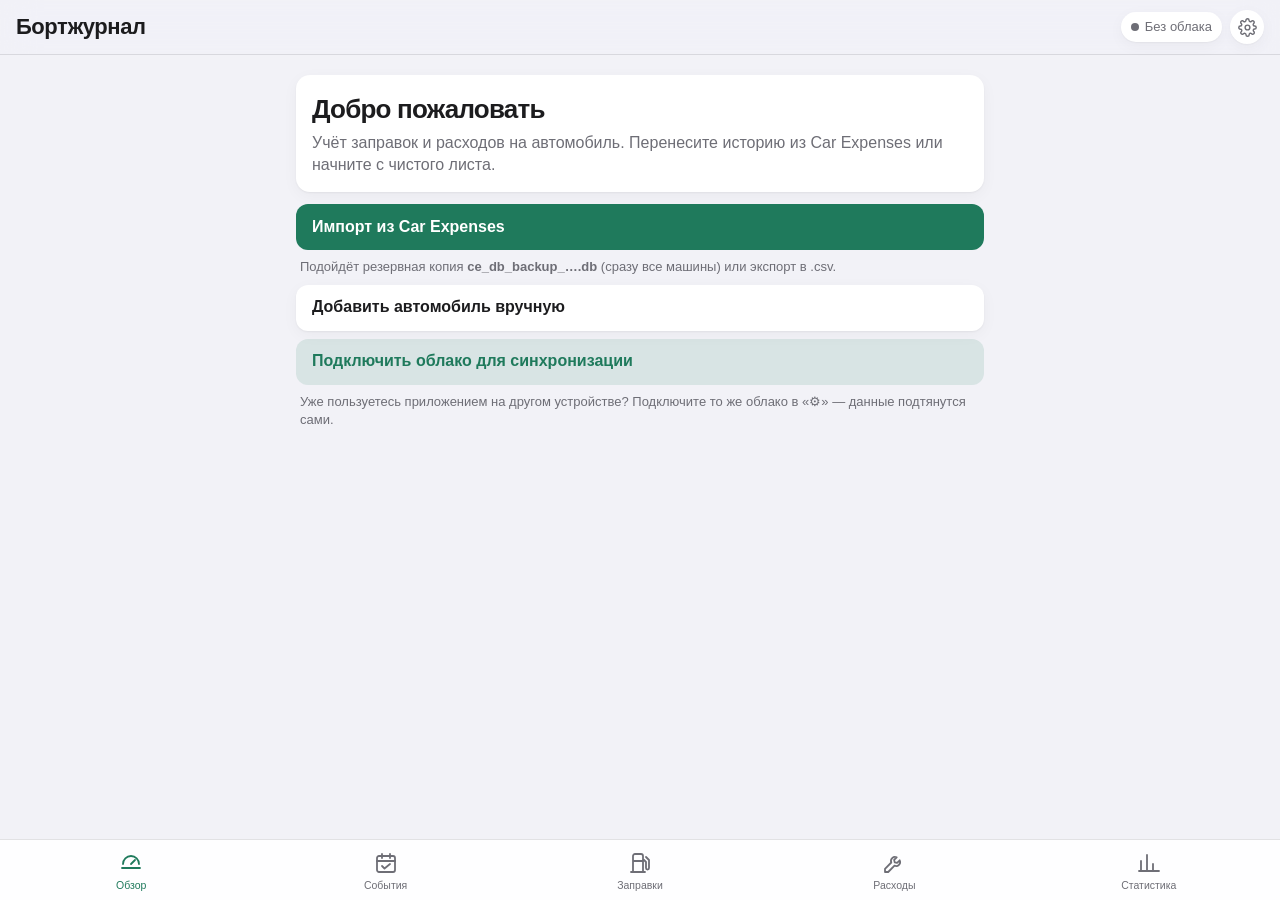
<file: index.html>
<!doctype html>
<html lang="ru">
<head>
  <meta charset="utf-8">
  <meta name="viewport" content="width=device-width, initial-scale=1, viewport-fit=cover">
  <title>Бортжурнал</title>
  <meta name="description" content="Учёт заправок и расходов на автомобиль с синхронизацией через Яндекс Диск">
  <meta name="theme-color" content="#f2f2f7" media="(prefers-color-scheme: light)">
  <meta name="theme-color" content="#0f1012" media="(prefers-color-scheme: dark)">
  <meta name="apple-mobile-web-app-capable" content="yes">
  <meta name="mobile-web-app-capable" content="yes">
  <meta name="apple-mobile-web-app-status-bar-style" content="default">
  <meta name="apple-mobile-web-app-title" content="Бортжурнал">
  <link rel="manifest" href="manifest.webmanifest">
  <link rel="icon" href="icons/icon-192.png" type="image/png">
  <link rel="apple-touch-icon" href="icons/apple-touch-icon.png">
  <link rel="stylesheet" href="css/app.css">
</head>
<body>
  <header class="topbar">
    <button class="vehicle" id="vehicleBtn" type="button"><span id="vehicleName">Бортжурнал</span></button>
    <div class="top-actions">
      <button class="sync" id="syncBtn" type="button" aria-label="Синхронизация"><i class="dot"></i><span id="syncText"></span></button>
      <button class="gear" id="gearBtn" type="button" aria-label="Настройки">
        <svg viewBox="0 0 24 24"><circle cx="12" cy="12" r="3"/><path d="M19.4 15a1.7 1.7 0 0 0 .3 1.8l.1.1a2 2 0 1 1-2.8 2.8l-.1-.1a1.7 1.7 0 0 0-1.8-.3 1.7 1.7 0 0 0-1 1.5V21a2 2 0 1 1-4 0v-.1a1.7 1.7 0 0 0-1.1-1.5 1.7 1.7 0 0 0-1.8.3l-.1.1a2 2 0 1 1-2.8-2.8l.1-.1a1.7 1.7 0 0 0 .3-1.8 1.7 1.7 0 0 0-1.5-1H3a2 2 0 1 1 0-4h.1a1.7 1.7 0 0 0 1.5-1.1 1.7 1.7 0 0 0-.3-1.8l-.1-.1a2 2 0 1 1 2.8-2.8l.1.1a1.7 1.7 0 0 0 1.8.3H9a1.7 1.7 0 0 0 1-1.5V3a2 2 0 1 1 4 0v.1a1.7 1.7 0 0 0 1 1.5 1.7 1.7 0 0 0 1.8-.3l.1-.1a2 2 0 1 1 2.8 2.8l-.1.1a1.7 1.7 0 0 0-.3 1.8V9a1.7 1.7 0 0 0 1.5 1H21a2 2 0 1 1 0 4h-.1a1.7 1.7 0 0 0-1.5 1z"/></svg>
      </button>
    </div>
  </header>

  <main id="view" tabindex="-1"></main>

  <nav class="tabbar" id="tabbar">
    <button data-tab="overview" class="active">
      <svg viewBox="0 0 24 24"><path d="M4 13a8 8 0 0 1 16 0M12 13l4-4M3 17h18"/></svg><span>Обзор</span></button>
    <button data-tab="events">
      <svg viewBox="0 0 24 24"><rect x="3" y="5" width="18" height="16" rx="2"/><path d="M8 3v4M16 3v4M3 10h18M8 15l2.5 2.5L16 13"/></svg><span>События</span><b class="tab-badge" id="eventsBadge" hidden></b></button>
    <button data-tab="refuels">
      <svg viewBox="0 0 24 24"><path d="M5 21V5a2 2 0 0 1 2-2h6a2 2 0 0 1 2 2v16M3 21h14M5 10h10M15 8l3 3v6a1.5 1.5 0 0 0 3 0V9l-3-3"/></svg><span>Заправки</span></button>
    <button data-tab="expenses">
      <svg viewBox="0 0 24 24"><path d="M14.7 6.3a4 4 0 0 0-5.4 5.2L3 17.8V21h3.2l6.3-6.3a4 4 0 0 0 5.2-5.4l-2.6 2.6-2.4-.6-.6-2.4z"/></svg><span>Расходы</span></button>
    <button data-tab="stats">
      <svg viewBox="0 0 24 24"><path d="M4 20V10M10 20V4M16 20v-7M22 20H2"/></svg><span>Статистика</span></button>
  </nav>

  <div class="sheet-backdrop" id="sheetBackdrop" hidden>
    <section class="sheet" id="sheet" role="dialog" aria-modal="true"></section>
  </div>
  <div class="toast" id="toast" role="status" hidden></div>
  <div class="report" id="report" hidden></div>

  <div class="boot-error" id="bootError" hidden>
    <b>Приложение не запустилось</b>
    <p>Скорее всего, телефон взял часть файлов из старой версии. Ваши записи хранятся отдельно и не пострадают.</p>
    <pre id="bootErrorText"></pre>
    <button type="button" id="bootFix">Обновить приложение</button>
  </div>
  <script>
    // Страховка от «белого экрана»: если модули не загрузились или упали при старте,
    // показываем ошибку и кнопку, которая чистит кэш оболочки (данные в localStorage не трогает).
    (function () {
      var errs = [];
      function show() {
        if (window.__carlogReady) return;
        document.getElementById('bootErrorText').textContent = errs.join('\n') || 'Нет ответа от модулей приложения';
        document.getElementById('bootError').hidden = false;
      }
      window.addEventListener('error', function (e) { errs.push((e.message || 'Ошибка') + (e.filename ? ' @ ' + e.filename.split('/').pop() + ':' + e.lineno : '')); if (!window.__carlogReady) show(); }, true);
      window.addEventListener('unhandledrejection', function (e) { errs.push(String(e.reason && e.reason.message || e.reason)); });
      setTimeout(show, 6000);
      document.getElementById('bootFix').onclick = function () {
        var jobs = [];
        if (navigator.serviceWorker) jobs.push(navigator.serviceWorker.getRegistrations().then(function (rs) { return Promise.all(rs.map(function (r) { return r.unregister(); })); }));
        if (window.caches) jobs.push(caches.keys().then(function (ks) { return Promise.all(ks.map(function (k) { return caches.delete(k); })); }));
        Promise.all(jobs).catch(function () {}).then(function () { location.replace(location.pathname + '?v=' + Date.now()); });
      };
    })();
  </script>
  <script type="module" src="js/app.js"></script>
</body>
</html>
</file>
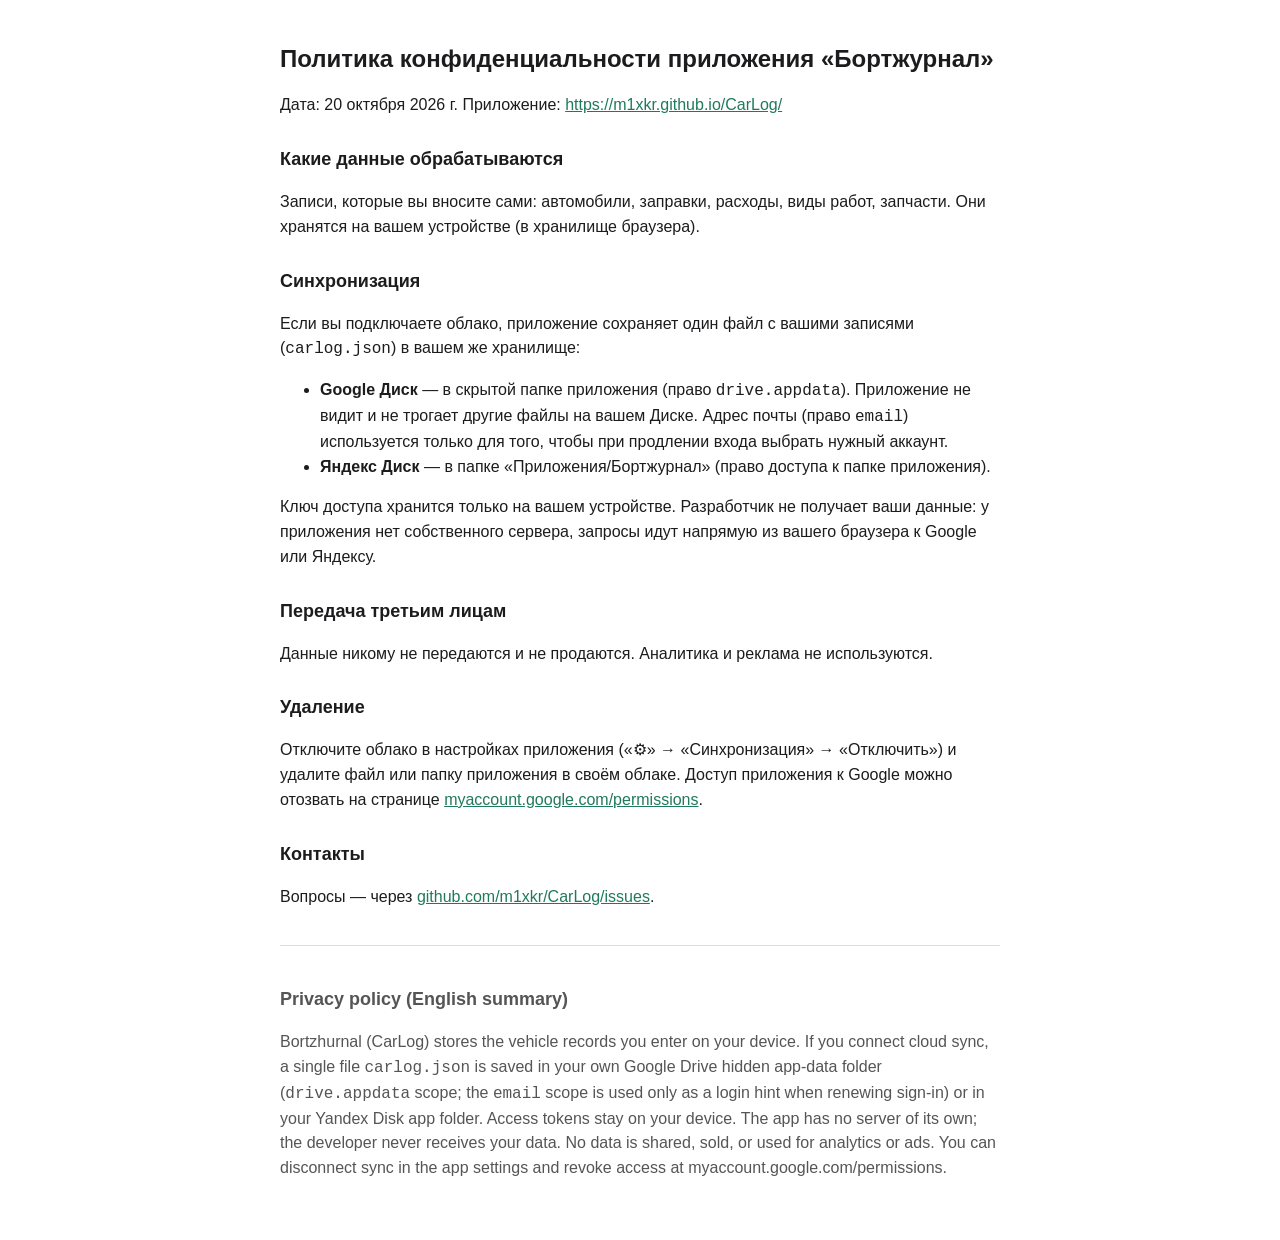
<file: privacy.html>
<!doctype html>
<html lang="ru">
<head>
  <meta charset="utf-8">
  <meta name="viewport" content="width=device-width, initial-scale=1">
  <title>Бортжурнал — политика конфиденциальности</title>
  <style>
    body { font: 16px/1.55 -apple-system, BlinkMacSystemFont, "Segoe UI", Roboto, sans-serif; max-width: 720px; margin: 0 auto; padding: 24px 18px 48px; color: #1c1c1e; background: #fff; }
    h1 { font-size: 24px; } h2 { font-size: 18px; margin-top: 28px; }
    a { color: #1f7a5c; }
    .en { color: #555; border-top: 1px solid #ddd; margin-top: 36px; padding-top: 12px; }
  </style>
</head>
<body>
  <h1>Политика конфиденциальности приложения «Бортжурнал»</h1>
  <p>Дата: 20 октября 2026 г. Приложение: <a href="https://m1xkr.github.io/CarLog/">https://m1xkr.github.io/CarLog/</a></p>

  <h2>Какие данные обрабатываются</h2>
  <p>Записи, которые вы вносите сами: автомобили, заправки, расходы, виды работ, запчасти. Они хранятся на вашем устройстве (в хранилище браузера).</p>

  <h2>Синхронизация</h2>
  <p>Если вы подключаете облако, приложение сохраняет один файл с вашими записями (<code>carlog.json</code>) в вашем же хранилище:</p>
  <ul>
    <li><b>Google Диск</b> — в скрытой папке приложения (право <code>drive.appdata</code>). Приложение не видит и не трогает другие файлы на вашем Диске. Адрес почты (право <code>email</code>) используется только для того, чтобы при продлении входа выбрать нужный аккаунт.</li>
    <li><b>Яндекс Диск</b> — в папке «Приложения/Бортжурнал» (право доступа к папке приложения).</li>
  </ul>
  <p>Ключ доступа хранится только на вашем устройстве. Разработчик не получает ваши данные: у приложения нет собственного сервера, запросы идут напрямую из вашего браузера к Google или Яндексу.</p>

  <h2>Передача третьим лицам</h2>
  <p>Данные никому не передаются и не продаются. Аналитика и реклама не используются.</p>

  <h2>Удаление</h2>
  <p>Отключите облако в настройках приложения («⚙» → «Синхронизация» → «Отключить») и удалите файл или папку приложения в своём облаке. Доступ приложения к Google можно отозвать на странице <a href="https://myaccount.google.com/permissions">myaccount.google.com/permissions</a>.</p>

  <h2>Контакты</h2>
  <p>Вопросы — через <a href="https://github.com/m1xkr/CarLog/issues">github.com/m1xkr/CarLog/issues</a>.</p>

  <div class="en">
    <h2>Privacy policy (English summary)</h2>
    <p>Bortzhurnal (CarLog) stores the vehicle records you enter on your device. If you connect cloud sync, a single file <code>carlog.json</code> is saved in your own Google Drive hidden app-data folder (<code>drive.appdata</code> scope; the <code>email</code> scope is used only as a login hint when renewing sign-in) or in your Yandex Disk app folder. Access tokens stay on your device. The app has no server of its own; the developer never receives your data. No data is shared, sold, or used for analytics or ads. You can disconnect sync in the app settings and revoke access at myaccount.google.com/permissions.</p>
  </div>
</body>
</html>
</file>
<file: css/app.css>
:root {
  --bg: #f2f2f7;
  --card: #ffffff;
  --card-2: #f7f7fa;
  --text: #1c1c1e;
  --muted: #6e6e76;
  --line: rgba(60, 60, 67, .14);
  --accent: #1f7a5c;
  --accent-soft: rgba(31, 122, 92, .12);
  --fuel: #d9822b;
  --exp: #3e63dd;
  --income: #2b9a66;
  --danger: #d93a3f;
  --shadow: 0 1px 2px rgba(0,0,0,.05), 0 4px 16px rgba(0,0,0,.04);
  --radius: 14px;
  --tabbar-h: 56px;
  color-scheme: light dark;
}
@media (prefers-color-scheme: dark) {
  :root {
    --bg: #0f1012;
    --card: #1b1c1f;
    --card-2: #232428;
    --text: #f2f2f5;
    --muted: #9a9aa3;
    --line: rgba(235, 235, 245, .12);
    --accent: #3dbf8f;
    --accent-soft: rgba(61, 191, 143, .16);
    --fuel: #f0a04b;
    --exp: #7b93f2;
    --income: #4cc38a;
    --danger: #ff6369;
    --shadow: none;
  }
}

* { box-sizing: border-box; -webkit-tap-highlight-color: transparent; }
html, body { margin: 0; }
body {
  background: var(--bg);
  color: var(--text);
  font: 16px/1.4 -apple-system, BlinkMacSystemFont, "SF Pro Text", "Segoe UI", Roboto, sans-serif;
  -webkit-font-smoothing: antialiased;
  min-height: 100vh;
  overscroll-behavior-y: none;
}
button { font: inherit; color: inherit; background: none; border: 0; padding: 0; cursor: pointer; }
.num { font-variant-numeric: tabular-nums; }

/* ---------- верхняя панель ---------- */
.topbar {
  position: sticky; top: 0; z-index: 20;
  display: flex; align-items: center; justify-content: space-between; gap: 12px;
  padding: calc(env(safe-area-inset-top) + 10px) 16px 10px;
  background: color-mix(in srgb, var(--bg) 86%, transparent);
  -webkit-backdrop-filter: saturate(180%) blur(18px);
  backdrop-filter: saturate(180%) blur(18px);
  border-bottom: .5px solid var(--line);
}
.vehicle { font-size: 22px; font-weight: 700; letter-spacing: -.02em; display: flex; align-items: center; gap: 6px; min-width: 0; }
.vehicle span { overflow: hidden; text-overflow: ellipsis; white-space: nowrap; }
.vehicle.multi::after { content: ""; width: 7px; height: 7px; border-right: 2px solid var(--muted); border-bottom: 2px solid var(--muted); transform: rotate(45deg) translateY(-3px); }
.sync { display: flex; align-items: center; gap: 6px; font-size: 13px; color: var(--muted); padding: 6px 10px; border-radius: 999px; background: var(--card); box-shadow: var(--shadow); white-space: nowrap; }
.sync .dot { width: 8px; height: 8px; border-radius: 50%; background: var(--muted); }
.sync[data-state="ok"] .dot { background: var(--accent); }
.sync[data-state="busy"] .dot { background: var(--fuel); animation: pulse 1s infinite alternate; }
.sync[data-state="error"] .dot { background: var(--danger); }
@keyframes pulse { to { opacity: .3; } }

main {
  padding: 12px 16px calc(var(--tabbar-h) + env(safe-area-inset-bottom) + 24px);
  max-width: 720px; margin: 0 auto; outline: none;
}

/* ---------- нижние вкладки ---------- */
.tabbar {
  position: fixed; left: 0; right: 0; bottom: 0; z-index: 20;
  display: grid; grid-template-columns: repeat(5, 1fr);
  padding: 4px 4px env(safe-area-inset-bottom);
  background: color-mix(in srgb, var(--card) 88%, transparent);
  -webkit-backdrop-filter: saturate(180%) blur(18px);
  backdrop-filter: saturate(180%) blur(18px);
  border-top: .5px solid var(--line);
}
.tabbar button { height: var(--tabbar-h); display: flex; flex-direction: column; align-items: center; justify-content: center; gap: 3px; font-size: 10.5px; color: var(--muted); }
.tabbar svg { width: 24px; height: 24px; fill: none; stroke: currentColor; stroke-width: 1.8; stroke-linecap: round; stroke-linejoin: round; }
.tabbar svg circle { fill: currentColor; stroke: none; }
.tabbar button.active { color: var(--accent); }

/* ---------- карточки и блоки ---------- */
h2.section { font-size: 13px; font-weight: 600; text-transform: uppercase; letter-spacing: .04em; color: var(--muted); margin: 22px 4px 8px; }
.card { background: var(--card); border-radius: var(--radius); box-shadow: var(--shadow); }
.pad { padding: 14px 16px; }
.hero { padding: 18px 16px 16px; }
.hero .label { font-size: 13px; color: var(--muted); }
.hero .big { font-size: 34px; font-weight: 700; letter-spacing: -.03em; line-height: 1.1; margin-top: 2px; }
.hero .big small { font-size: 18px; font-weight: 600; color: var(--muted); margin-left: 4px; }

.grid2 { display: grid; grid-template-columns: 1fr 1fr; gap: 10px; margin-top: 10px; }
.tile { background: var(--card); border-radius: var(--radius); box-shadow: var(--shadow); padding: 12px 14px; min-width: 0; }
.tile .label { font-size: 12.5px; color: var(--muted); white-space: nowrap; overflow: hidden; text-overflow: ellipsis; }
.tile .value { font-size: 21px; font-weight: 650; letter-spacing: -.02em; margin-top: 2px; white-space: nowrap; }
.tile .value small { font-size: 13px; color: var(--muted); font-weight: 500; margin-left: 2px; }
.tile .sub { font-size: 12px; color: var(--muted); margin-top: 1px; }

.actions { display: grid; grid-template-columns: 1fr 1fr; gap: 10px; margin-top: 12px; }
.btn {
  display: inline-flex; align-items: center; justify-content: center; gap: 8px;
  height: 46px; padding: 0 16px; border-radius: 12px; font-weight: 600;
  background: var(--card); box-shadow: var(--shadow); color: var(--text);
}
.btn.primary { background: var(--accent); color: #fff; box-shadow: none; }
.btn.fuel { background: var(--fuel); color: #fff; box-shadow: none; }
.btn.soft { background: var(--accent-soft); color: var(--accent); box-shadow: none; }
.btn.danger { color: var(--danger); }
.btn.block { width: 100%; }
.btn:active { opacity: .75; }

/* ---------- списки ---------- */
.list { background: var(--card); border-radius: var(--radius); box-shadow: var(--shadow); overflow: hidden; }
.row { display: flex; align-items: center; gap: 12px; padding: 11px 16px; width: 100%; text-align: left; position: relative; }
.row + .row::before { content: ""; position: absolute; top: 0; left: 16px; right: 0; border-top: .5px solid var(--line); }
.row:active { background: var(--card-2); }
.row .ico { flex: none; width: 34px; height: 34px; border-radius: 10px; display: grid; place-items: center; font-size: 15px; font-weight: 700; color: #fff; }
.row .main { flex: 1; min-width: 0; display: block; }
.row .title, .row .meta { display: block; }
.row .title.wrap { white-space: normal; display: -webkit-box; -webkit-line-clamp: 2; -webkit-box-orient: vertical; line-height: 1.25; margin-bottom: 1px; }
.row .end { display: block; }
.row .amount, .row .badge { display: block; }
.row .title { font-weight: 550; white-space: nowrap; overflow: hidden; text-overflow: ellipsis; }
.row .meta { font-size: 13px; color: var(--muted); white-space: nowrap; overflow: hidden; text-overflow: ellipsis; }
.row .end { flex: none; text-align: right; }
.row .amount { font-weight: 600; }
.row .amount.income { color: var(--income); }
.row .badge { font-size: 12px; color: var(--muted); }
.row .badge b { color: var(--text); font-weight: 600; }
.month { display: flex; justify-content: space-between; align-items: baseline; margin: 20px 4px 8px; font-size: 13px; color: var(--muted); }
.month b { font-size: 15px; color: var(--text); font-weight: 650; text-transform: capitalize; }

.chips { display: flex; gap: 8px; overflow-x: auto; padding: 2px 2px 4px; margin: 0 -16px; padding-left: 16px; padding-right: 16px; scrollbar-width: none; }
.chips::-webkit-scrollbar { display: none; }
.chip { flex: none; height: 32px; padding: 0 12px; border-radius: 999px; background: var(--card); box-shadow: var(--shadow); font-size: 14px; display: inline-flex; align-items: center; gap: 6px; white-space: nowrap; }
.chip i { width: 8px; height: 8px; border-radius: 50%; }
.chip.active { background: var(--text); color: var(--bg); }

.search { width: 100%; height: 40px; border-radius: 10px; border: 0; padding: 0 12px; background: var(--card); box-shadow: var(--shadow); color: var(--text); font-size: 16px; margin-bottom: 10px; }

.empty { text-align: center; color: var(--muted); padding: 40px 16px; }
.empty .btn { margin-top: 16px; }

/* ---------- графики ---------- */
.chart { width: 100%; height: auto; display: block; }
.chart text { fill: var(--muted); font-size: 10px; }
.chart .grid { stroke: var(--line); }
.legend { display: flex; gap: 14px; font-size: 12.5px; color: var(--muted); margin-top: 8px; flex-wrap: wrap; }
.legend i { display: inline-block; width: 9px; height: 9px; border-radius: 2px; margin-right: 5px; vertical-align: 0; }
.cat-row { display: grid; grid-template-columns: 1fr auto; gap: 4px 12px; padding: 9px 0; }
.cat-row + .cat-row { border-top: .5px solid var(--line); }
.cat-row .bar { grid-column: 1 / -1; height: 6px; border-radius: 3px; background: var(--card-2); overflow: hidden; }
.cat-row .bar i { display: block; height: 100%; border-radius: 3px; }
.cat-row .pct { color: var(--muted); font-size: 13px; margin-left: 6px; }

/* ---------- таблица по годам ---------- */
.ytable { width: 100%; border-collapse: collapse; font-size: 14px; }
.ytable th { text-align: right; font-weight: 500; color: var(--muted); font-size: 12px; padding: 0 0 6px 8px; }
.ytable th:first-child, .ytable td:first-child { text-align: left; padding-left: 0; }
.ytable td { text-align: right; padding: 7px 0 7px 8px; border-top: .5px solid var(--line); white-space: nowrap; }

/* ---------- настройки ---------- */
.set-row { display: flex; align-items: center; justify-content: space-between; gap: 12px; padding: 13px 16px; position: relative; width: 100%; text-align: left; }
.set-row + .set-row::before { content: ""; position: absolute; top: 0; left: 16px; right: 0; border-top: .5px solid var(--line); }
.set-row .hint { font-size: 13px; color: var(--muted); }
.set-row .go { color: var(--muted); }
.set-row.accent { color: var(--accent); font-weight: 550; }
.set-row.danger { color: var(--danger); }
.note { font-size: 13px; color: var(--muted); margin: 8px 4px 0; }
.note code { font-size: 12px; background: var(--card-2); padding: 1px 5px; border-radius: 5px; word-break: break-all; }

/* ---------- нижний лист (формы) ---------- */
.sheet-backdrop { position: fixed; inset: 0; height: 100dvh; z-index: 50; background: rgba(0,0,0,.38); display: flex; align-items: flex-end; justify-content: center; animation: fade .18s ease; }
.sheet-backdrop[hidden] { display: none; }
.sheet {
  width: 100%; max-width: 720px; overflow-y: auto; overflow-x: hidden; overscroll-behavior: contain;
  /* dvh — видимая высота экрана без панелей браузера (на Android 100vh больше видимой области) */
  max-height: calc(100vh - env(safe-area-inset-top) - 24px);
  max-height: calc(100dvh - env(safe-area-inset-top) - 16px);
  background: var(--bg); border-radius: 18px 18px 0 0;
  padding: 8px 16px calc(env(safe-area-inset-bottom) + 18px);
  animation: up .24s cubic-bezier(.2,.8,.2,1);
  -webkit-overflow-scrolling: touch;
}
@keyframes up { from { transform: translateY(40px); opacity: .4; } }
@keyframes fade { from { opacity: 0; } }
.sheet-head { display: flex; align-items: center; justify-content: space-between; padding: 6px 0 10px; position: sticky; top: -8px; background: var(--bg); z-index: 1; }
.sheet-head h3 { margin: 0; font-size: 17px; }
.sheet-head button { color: var(--accent); font-weight: 600; padding: 8px 4px; }
.sheet-head button.cancel { font-weight: 400; }
.grab { width: 36px; height: 5px; border-radius: 3px; background: var(--line); margin: 0 auto 4px; }

.form { background: var(--card); border-radius: var(--radius); box-shadow: var(--shadow); overflow: hidden; }
.field { display: flex; align-items: center; gap: 12px; padding: 0 16px; min-height: 48px; position: relative; }
.field + .field::before { content: ""; position: absolute; top: 0; left: 16px; right: 0; border-top: .5px solid var(--line); }
.field label { flex: none; width: 42%; color: var(--text); }
.field input, .field select, .field textarea {
  flex: 1; min-width: 0; border: 0; background: transparent; color: var(--text);
  font: inherit; font-size: 16px; text-align: right; padding: 12px 0; outline: none;
  -webkit-appearance: none; appearance: none;
}
.field select { text-align: right; text-align-last: right; }
.field textarea { text-align: left; resize: none; min-height: 64px; }
.field.stack { flex-direction: column; align-items: stretch; gap: 0; padding-top: 10px; }
.field.stack label { width: auto; font-size: 13px; color: var(--muted); }
.field .unit { color: var(--muted); flex: none; }
.field input[type="checkbox"] { flex: none; margin-left: auto; width: 51px; height: 31px; border-radius: 16px; background: var(--card-2); position: relative; padding: 0; transition: background .2s; box-shadow: inset 0 0 0 1px var(--line); }
.field input[type="checkbox"]::after { content: ""; position: absolute; top: 2px; left: 2px; width: 27px; height: 27px; border-radius: 50%; background: #fff; box-shadow: 0 2px 4px rgba(0,0,0,.2); transition: transform .2s; }
.field input[type="checkbox"]:checked { background: var(--accent); box-shadow: none; }
.field input[type="checkbox"]:checked::after { transform: translateX(20px); }
.field.calc input { color: var(--muted); }
.form-gap { height: 14px; }
.form-hint { font-size: 13px; color: var(--muted); margin: 8px 4px 0; }

.picker { display: grid; gap: 8px; }
.picker .btn { justify-content: flex-start; }

.toast {
  position: fixed; left: 50%; bottom: calc(var(--tabbar-h) + env(safe-area-inset-bottom) + 16px); transform: translateX(-50%);
  z-index: 60; background: var(--text); color: var(--bg); padding: 10px 16px; border-radius: 12px; font-size: 14px;
  width: max-content; max-width: calc(100% - 32px); text-align: center; box-shadow: 0 6px 24px rgba(0,0,0,.2); animation: fade .2s;
}
.toast[hidden] { display: none; }

@media (min-width: 600px) {
  .grid2 { grid-template-columns: repeat(4, 1fr); }
}

/* ---------- верхние кнопки ---------- */
.top-actions { display: flex; align-items: center; gap: 8px; flex: none; }
.gear { width: 34px; height: 34px; border-radius: 50%; display: grid; place-items: center; background: var(--card); box-shadow: var(--shadow); color: var(--muted); }
.gear svg { width: 19px; height: 19px; fill: none; stroke: currentColor; stroke-width: 1.8; stroke-linecap: round; stroke-linejoin: round; }
.gear.active { color: var(--accent); }
.tabbar button { position: relative; }
.tab-badge { position: absolute; top: 5px; left: calc(50% + 6px); min-width: 17px; height: 17px; padding: 0 4px; border-radius: 9px; background: var(--danger); color: #fff; font-size: 11px; font-weight: 700; line-height: 17px; text-align: center; }
.tab-badge[hidden] { display: none; }

/* ---------- события ---------- */
.row.ev { align-items: flex-start; padding-top: 12px; padding-bottom: 12px; }
.row.ev .ico { position: relative; margin-top: 2px; }
.row .ico .cnt { position: absolute; right: -5px; bottom: -5px; min-width: 18px; height: 18px; padding: 0 4px; border-radius: 9px; background: var(--card); color: var(--text); font-size: 11px; line-height: 18px; text-align: center; box-shadow: 0 0 0 1.5px var(--line); }
.row .left, .left { display: flex; flex-wrap: wrap; gap: 6px; margin-top: 4px; }
.due { font-size: 12.5px; padding: 2px 7px; border-radius: 6px; background: var(--card-2); color: var(--muted); }
.due.over { background: color-mix(in srgb, var(--danger) 14%, transparent); color: var(--danger); font-weight: 600; }
.prog { display: block; height: 4px; border-radius: 2px; background: var(--card-2); margin-top: 9px; overflow: hidden; }
.prog i { display: block; height: 100%; border-radius: 2px; }

/* ---------- виды работ в расходе ---------- */
.wchips { display: flex; flex-wrap: wrap; gap: 6px; padding: 8px 0 4px; }
.wchip { display: inline-flex; align-items: center; gap: 6px; padding: 5px 6px 5px 10px; border-radius: 8px; background: var(--accent-soft); color: var(--accent); font-size: 14px; font-weight: 550; }
.wchip button { width: 20px; height: 20px; border-radius: 50%; font-size: 11px; color: var(--accent); background: color-mix(in srgb, var(--accent) 16%, transparent); }
.field select.addwork { direction: ltr; text-align: left; color: var(--accent); padding: 8px 0 12px; }

/* ---------- переключатель Обслуживание / Запчасти ---------- */
.seg { display: grid; grid-template-columns: 1fr 1fr; padding: 3px; border-radius: 11px; background: var(--card-2); margin-bottom: 12px; box-shadow: inset 0 0 0 .5px var(--line); }
.seg button { height: 34px; border-radius: 9px; font-size: 14.5px; font-weight: 550; color: var(--muted); }
.seg button.active { background: var(--card); color: var(--text); box-shadow: 0 1px 3px rgba(0,0,0,.12); }

/* ---------- отчёт ---------- */
.report { position: fixed; inset: 0; z-index: 70; background: #fff; overflow-y: auto; -webkit-overflow-scrolling: touch; color-scheme: light; }
.report[hidden] { display: none; }
.report-bar { position: sticky; top: 0; z-index: 1; display: flex; align-items: center; justify-content: space-between; gap: 12px;
  padding: calc(env(safe-area-inset-top) + 10px) 16px 10px; background: rgba(247,247,250,.92); -webkit-backdrop-filter: blur(16px); backdrop-filter: blur(16px);
  border-bottom: .5px solid rgba(60,60,67,.18); color: #1c1c1e; font-weight: 600; }
.report-bar button { color: #1f7a5c; font-weight: 600; padding: 4px 0; }
body.report-open { overflow: hidden; }
@media print {
  body.report-open > *:not(#report) { display: none !important; }
  body.report-open { overflow: visible; background: #fff; }
  .report { position: static; overflow: visible; }
  .report-bar { display: none; }
  .rep { padding: 0; max-width: none; }
  @page { margin: 14mm 12mm; }
}

/* ---------- выбор работ в расходе ---------- */
.wchips[hidden] { display: none; }
.wsuggest { display: flex; flex-wrap: wrap; gap: 6px; padding: 6px 0 2px; }
.wsug { padding: 6px 10px; border-radius: 8px; font-size: 14px; background: var(--card-2); color: var(--text); box-shadow: inset 0 0 0 .5px var(--line); text-align: left; }
.wsug:active { background: var(--accent-soft); }
.wmore { align-self: flex-start; color: var(--accent); font-weight: 550; font-size: 15px; padding: 8px 0 12px; }
.wall { padding-bottom: 10px; }
.wall[hidden] { display: none; }
.wall .search { box-shadow: inset 0 0 0 .5px var(--line); background: var(--card-2); margin: 2px 0 6px; }
.wgroup { font-size: 12px; text-transform: uppercase; letter-spacing: .04em; color: var(--muted); margin: 12px 0 4px; }
.wopt { display: flex; justify-content: space-between; align-items: baseline; gap: 10px; width: 100%; text-align: left; padding: 9px 10px; border-radius: 9px; font-size: 15px; }
.wopt + .wopt { margin-top: 2px; }
.wopt .wmeta { flex: none; font-size: 12.5px; color: var(--muted); }
.wopt.on { background: var(--accent-soft); color: var(--accent); font-weight: 550; }
.wopt.on .wmeta { color: var(--accent); }
.wopt.add { color: var(--accent); font-weight: 550; }

/* ---------- список работ и интервалов ---------- */
.wm-row { padding-top: 6px; padding-bottom: 6px; }
.wm-row .main { padding: 6px 0; }
input.sw { flex: none; width: 51px; height: 31px; border-radius: 16px; background: var(--card-2); position: relative; -webkit-appearance: none; appearance: none; margin: 0; transition: background .2s; box-shadow: inset 0 0 0 1px var(--line); border: 0; }
input.sw::after { content: ""; position: absolute; top: 2px; left: 2px; width: 27px; height: 27px; border-radius: 50%; background: #fff; box-shadow: 0 2px 4px rgba(0,0,0,.2); transition: transform .2s; }
input.sw:checked { background: var(--accent); box-shadow: none; }
input.sw:checked::after { transform: translateX(20px); }

.field .search { text-align: left; }

/* ---------- аварийный экран запуска ---------- */
.boot-error { position: fixed; inset: 0; z-index: 100; background: var(--bg); padding: calc(env(safe-area-inset-top) + 40px) 24px 24px; display: flex; flex-direction: column; gap: 12px; }
.boot-error[hidden] { display: none; }
.boot-error b { font-size: 20px; }
.boot-error p { margin: 0; color: var(--muted); }
.boot-error pre { white-space: pre-wrap; word-break: break-word; font-size: 12px; background: var(--card); padding: 10px; border-radius: 10px; max-height: 40vh; overflow: auto; }
.boot-error button { height: 48px; border-radius: 12px; background: var(--accent); color: #fff; font-weight: 600; }

/* кнопка сохранения всегда видна внизу листа */
.sheet:has(.sheet-foot) { padding-bottom: 0; }
.sheet-foot { position: sticky; bottom: 0; margin: 16px -16px 0;
  padding: 10px 16px calc(env(safe-area-inset-bottom) + 12px); background: color-mix(in srgb, var(--bg) 92%, transparent);
  -webkit-backdrop-filter: blur(12px); backdrop-filter: blur(12px); border-top: .5px solid var(--line); z-index: 2; }
.sheet-foot .btn { width: 100%; }
.field:has(select) label { width: auto; }
.field select { min-width: 0; }
</file>
